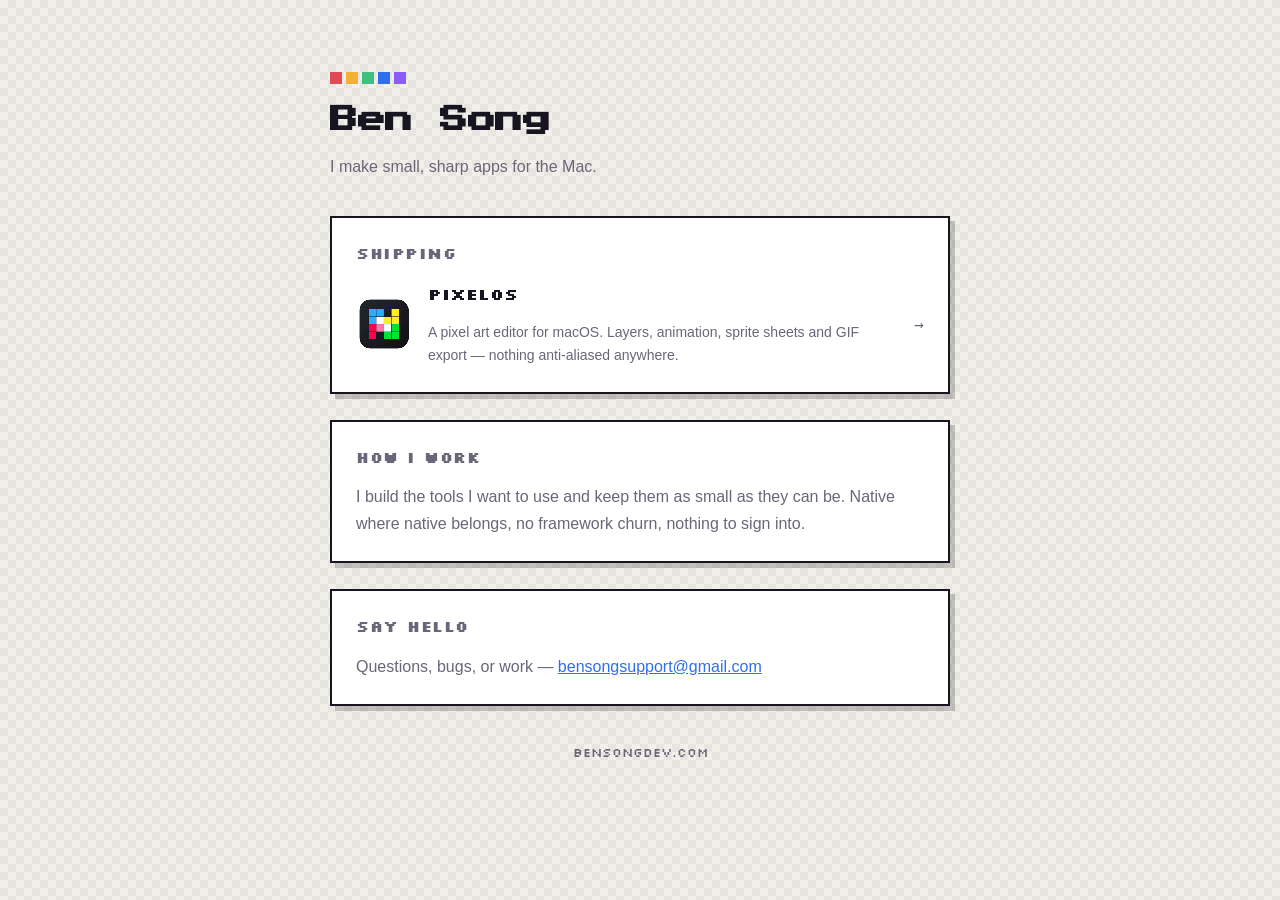
<file: index.html>
<!doctype html>
<html lang="en">
<head>
<meta charset="utf-8">
<meta name="viewport" content="width=device-width, initial-scale=1">
<title>Ben Song — Mac apps, made small and sharp</title>
<meta name="description" content="I make small, sharp apps for the Mac. Pixelos is a fast, focused pixel art editor with layers, animation, sprite sheets and GIF export.">
<link rel="canonical" href="https://www.bensongdev.com/">
<meta property="og:type" content="website">
<meta property="og:site_name" content="Ben Song">
<meta property="og:title" content="Ben Song — Mac apps, made small and sharp">
<meta property="og:description" content="I make small, sharp apps for the Mac.">
<meta property="og:url" content="https://www.bensongdev.com/">
<meta property="og:image" content="https://www.bensongdev.com/og.png">
<meta property="og:image:width" content="1200">
<meta property="og:image:height" content="630">
<meta name="twitter:card" content="summary_large_image">
<link rel="icon" href="/favicon.svg" type="image/svg+xml">
<link rel="alternate icon" href="/favicon-32.png" sizes="32x32">
<link rel="apple-touch-icon" href="/apple-touch-icon.png">
<meta name="theme-color" content="#14131c">
<link rel="stylesheet" href="style.css?v=b4e621b2">
</head>
<body>
<main>
  <header>
    <div class="pixels"><i></i><i></i><i></i><i></i><i></i></div>
    <h1>Ben Song</h1>
    <p class="muted">I make small, sharp apps for the Mac.</p>
  </header>

  <div class="card">
    <h2>Shipping</h2>
    <a class="project" href="/pixelos/">
      <img src="pixelos/icon.png" alt="">
      <span class="stack">
        <h3>Pixelos</h3>
        <p class="muted small">A pixel art editor for macOS. Layers, animation,
          sprite sheets and GIF export — nothing anti-aliased anywhere.</p>
      </span>
      <span class="go">→</span>
    </a>
  </div>

  <div class="card">
    <h2>How I work</h2>
    <p class="muted">I build the tools I want to use and keep them as small as
      they can be. Native where native belongs, no framework churn, nothing to
      sign into.</p>
  </div>

  <div class="card">
    <h2>Say hello</h2>
    <p class="muted">Questions, bugs, or work —
      <a href="mailto:bensongsupport@gmail.com">bensongsupport@gmail.com</a></p>
  </div>

  <footer>bensongdev.com</footer>
</main>
</body>
</html>
</file>
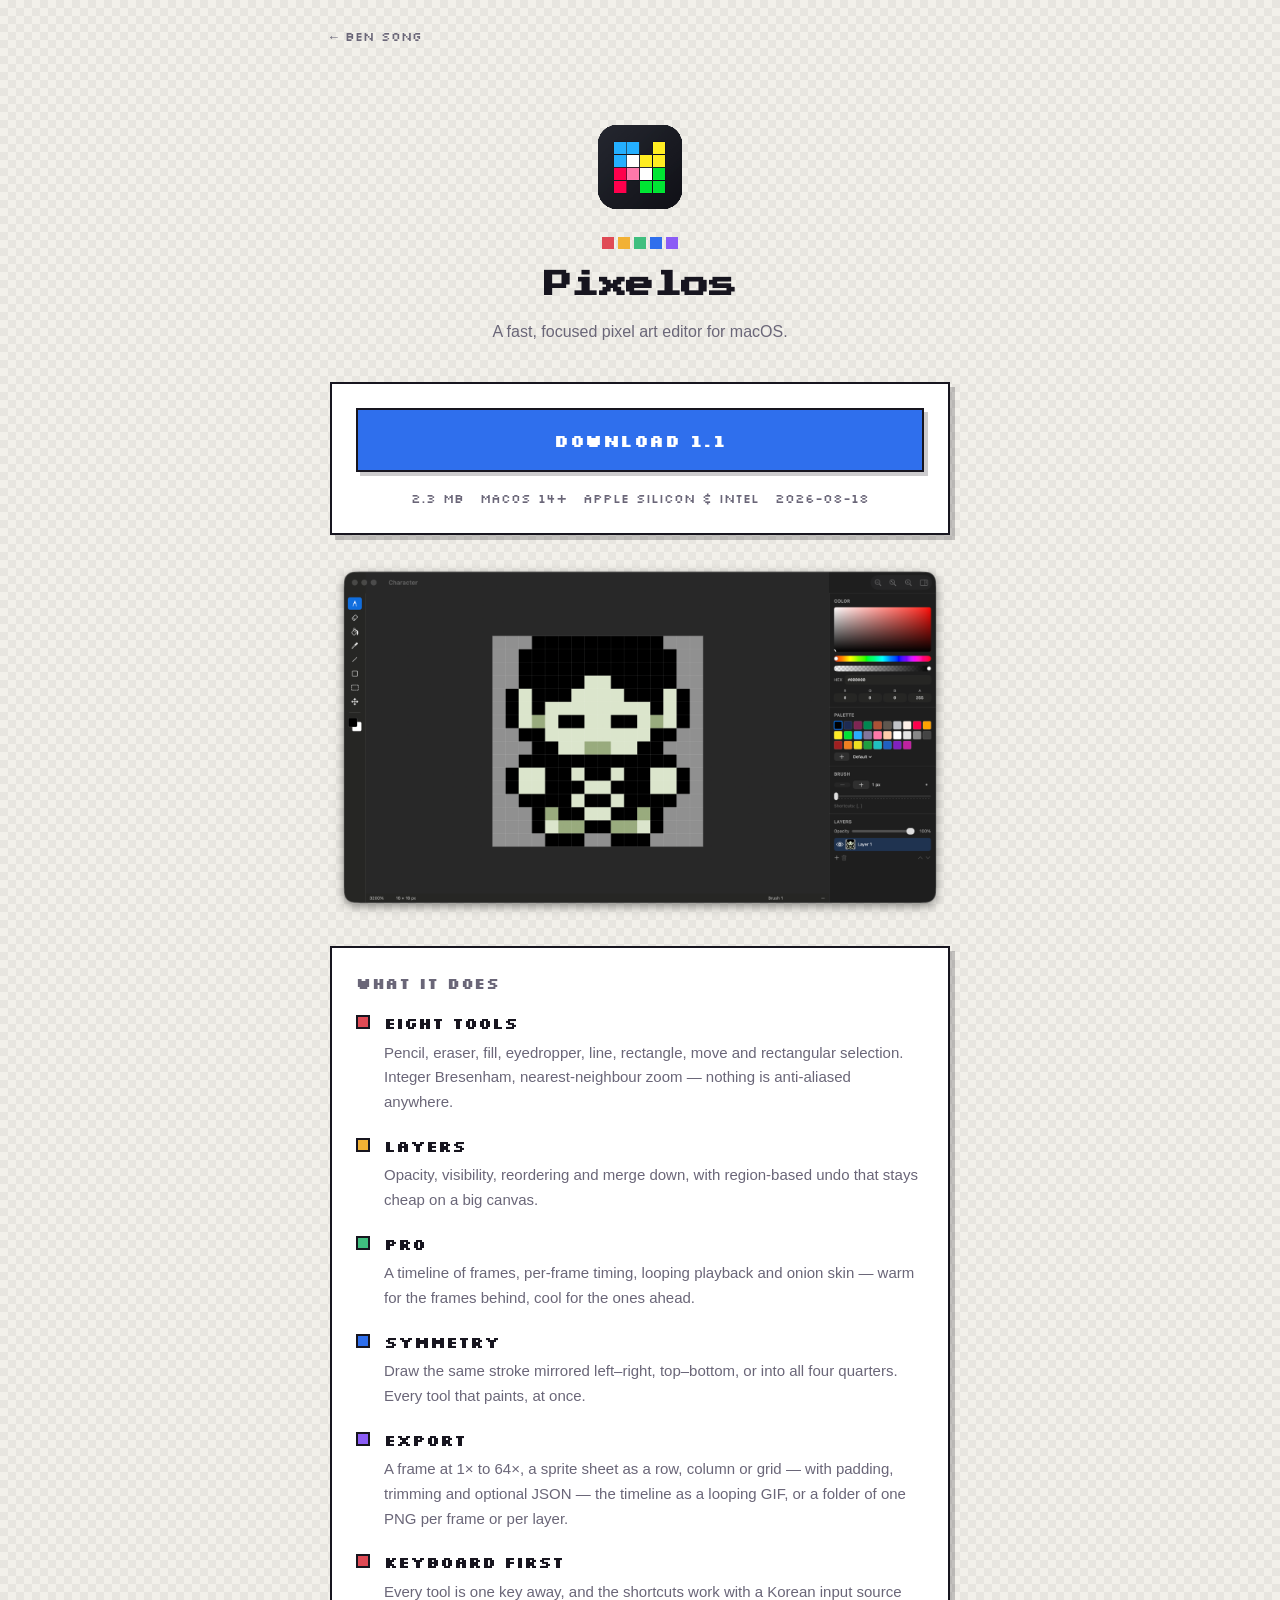
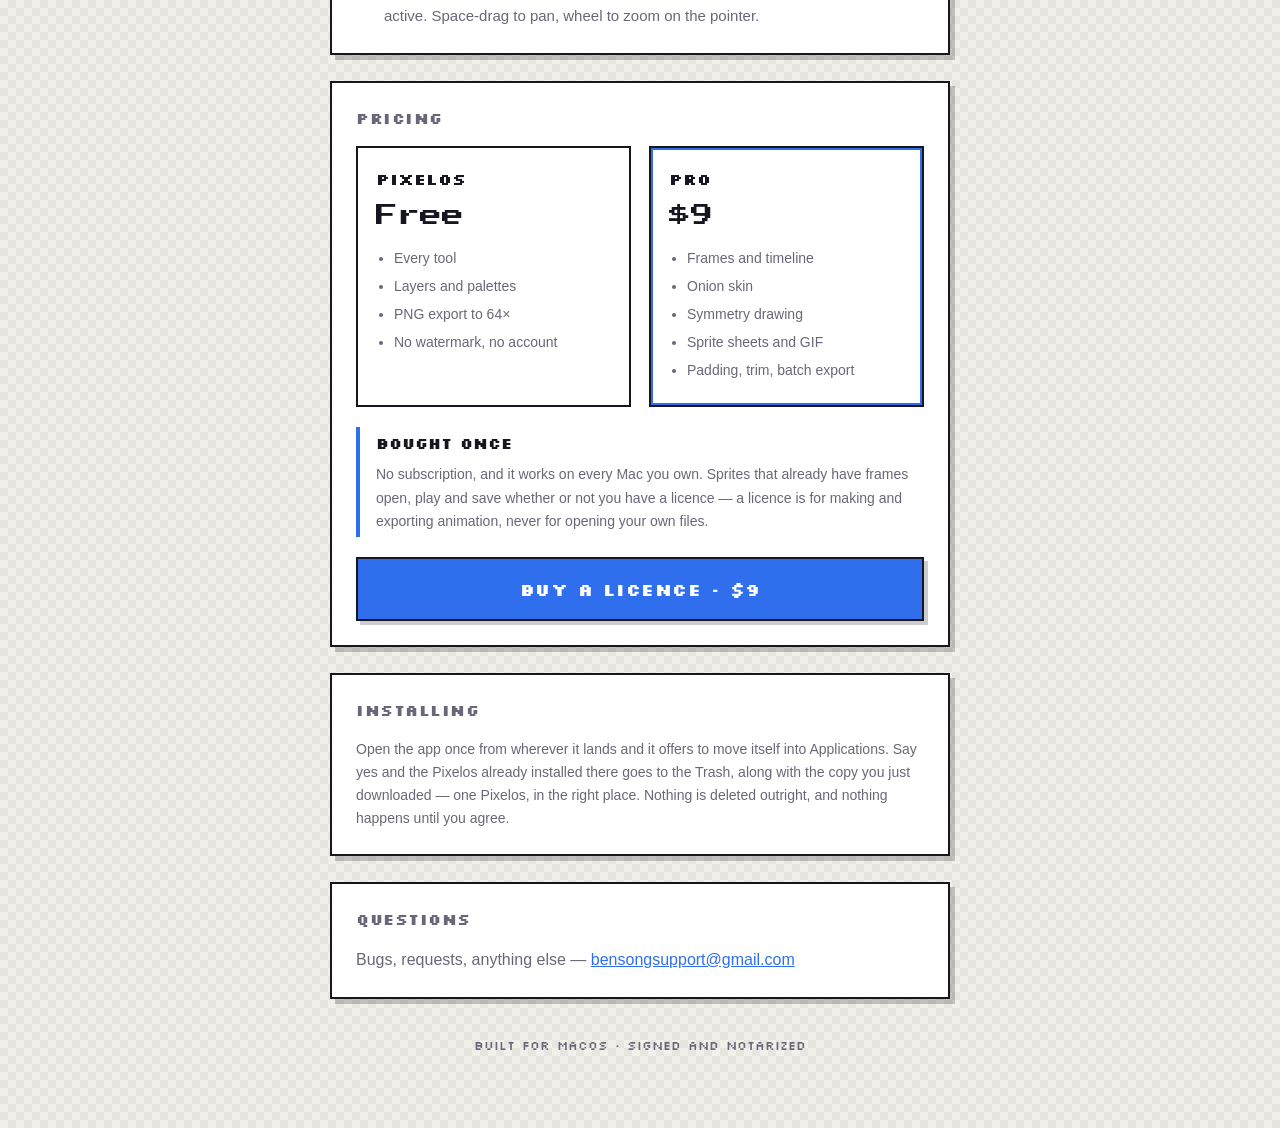
<file: pixelos/index.html>
<!doctype html>
<html lang="en">
<head>
<meta charset="utf-8">
<meta name="viewport" content="width=device-width, initial-scale=1">
<title>Pixelos — Pixel art editor for macOS</title>
<meta name="description" content="Pixelos is a fast, focused pixel art and sprite editor for macOS. Layers, frame animation, onion skin, symmetry drawing, sprite sheet and GIF export. Free to draw with; animation is a one-off purchase.">
<link rel="canonical" href="https://www.bensongdev.com/pixelos/">
<meta property="og:type" content="website">
<meta property="og:site_name" content="Ben Song">
<meta property="og:title" content="Pixelos — Pixel art editor for macOS">
<meta property="og:description" content="Layers, frame animation, onion skin, symmetry drawing, sprite sheets and GIF export. Nothing anti-aliased anywhere.">
<meta property="og:url" content="https://www.bensongdev.com/pixelos/">
<meta property="og:image" content="https://www.bensongdev.com/pixelos/og.png">
<meta property="og:image:width" content="1200">
<meta property="og:image:height" content="630">
<meta name="twitter:card" content="summary_large_image">
<link rel="icon" href="favicon.svg" type="image/svg+xml">
<link rel="alternate icon" href="favicon-32.png" sizes="32x32">
<link rel="apple-touch-icon" href="apple-touch-icon.png">
<meta name="theme-color" content="#14131c">
<link rel="stylesheet" href="../style.css?v=b4e621b2">
<script type="application/ld+json">
{
  "@context": "https://schema.org",
  "@type": "SoftwareApplication",
  "name": "Pixelos",
  "applicationCategory": "DesignApplication",
  "applicationSubCategory": "Pixel art editor",
  "operatingSystem": "macOS 14 or later",
  "url": "https://www.bensongdev.com/pixelos/",
  "downloadUrl": "https://www.bensongdev.com/pixelos/Pixelos-1.1.dmg",
  "softwareVersion": "1.1",
  "datePublished": "2026-08-18",
  "screenshot": "https://www.bensongdev.com/pixelos/screenshot.png",
  "author": { "@type": "Person", "name": "Ben Song", "url": "https://www.bensongdev.com/" },
  "offers": [
    {
      "@type": "Offer",
      "name": "Pixelos",
      "price": "0",
      "priceCurrency": "USD",
      "description": "Drawing, layers, palettes and PNG export."
    },
    {
      "@type": "Offer",
      "name": "Pixelos Pro",
      "price": "9",
      "priceCurrency": "USD",
      "url": "https://bensongdev.gumroad.com/l/pixelos",
      "description": "Animation, symmetry drawing and the export pipeline."
    }
  ]
}
</script>
</head>
<body>
<main>
  <p class="up"><a href="../">← Ben Song</a></p>

  <header class="center">
    <img class="appicon" src="icon.png" alt="Pixelos icon">
    <div class="pixels"><i></i><i></i><i></i><i></i><i></i></div>
    <h1>Pixelos</h1>
    <p class="muted">A fast, focused pixel art editor for macOS.</p>
  </header>

  <div class="card">
    <a class="btn primary" href="Pixelos-1.1.dmg" download>Download 1.1</a>
    <div class="meta">
      <span>2.3 MB</span>
      <span>macOS 14+</span>
      <span>Apple silicon &amp; Intel</span>
      <span>2026-08-18</span>
    </div>
    
  </div>

  <div class="card shot">
      <img src="screenshot.png" alt="Pixelos with a 16×16 character open at 3200%, showing the tool strip, canvas and inspector">
    </div>

  <div class="card">
    <h2>What it does</h2>
    <div class="features">
      <div class="feature"><span class="chip"></span><div>
        <h3>Eight tools</h3>
        <p>Pencil, eraser, fill, eyedropper, line, rectangle, move and
          rectangular selection. Integer Bresenham, nearest-neighbour zoom —
          nothing is anti-aliased anywhere.</p>
      </div></div>
      <div class="feature"><span class="chip"></span><div>
        <h3>Layers</h3>
        <p>Opacity, visibility, reordering and merge down, with region-based
          undo that stays cheap on a big canvas.</p>
      </div></div>
      <div class="feature"><span class="chip"></span><div>
        <h3>Pro</h3>
        <p>A timeline of frames, per-frame timing, looping playback and onion
          skin — warm for the frames behind, cool for the ones ahead.</p>
      </div></div>
      <div class="feature"><span class="chip"></span><div>
        <h3>Symmetry</h3>
        <p>Draw the same stroke mirrored left–right, top–bottom, or into all
          four quarters. Every tool that paints, at once.</p>
      </div></div>
      <div class="feature"><span class="chip"></span><div>
        <h3>Export</h3>
        <p>A frame at 1× to 64×, a sprite sheet as a row, column or grid — with
          padding, trimming and optional JSON — the timeline as a looping GIF,
          or a folder of one PNG per frame or per layer.</p>
      </div></div>
      <div class="feature"><span class="chip"></span><div>
        <h3>Keyboard first</h3>
        <p>Every tool is one key away, and the shortcuts work with a Korean
          input source active. Space-drag to pan, wheel to zoom on the pointer.</p>
      </div></div>
    </div>
  </div>

  <div class="card">
    <h2>Pricing</h2>
    <div class="tiers">
      <div class="tier">
        <h3>Pixelos</h3>
        <p class="price">Free</p>
        <ul>
          <li>Every tool</li>
          <li>Layers and palettes</li>
          <li>PNG export to 64×</li>
          <li>No watermark, no account</li>
        </ul>
      </div>
      <div class="tier paid">
        <h3>Pro</h3>
        <p class="price">$9</p>
        <ul>
          <li>Frames and timeline</li>
          <li>Onion skin</li>
          <li>Symmetry drawing</li>
          <li>Sprite sheets and GIF</li>
          <li>Padding, trim, batch export</li>
        </ul>
      </div>
    </div>
    <div class="note">
      <strong>Bought once</strong>
      <p>No subscription, and it works on every Mac you own. Sprites that
        already have frames open, play and save whether or not you have a
        licence — a licence is for making and exporting animation, never for
        opening your own files.</p>
    </div>
    <a class="btn primary" href="https://bensongdev.gumroad.com/l/pixelos" style="margin-top:20px">Buy a licence · $9</a>
  </div>

  <div class="card">
    <h2>Installing</h2>
    <p class="muted small">Open the app once from wherever it lands and it
      offers to move itself into Applications. Say yes and the Pixelos already
      installed there goes to the Trash, along with the copy you just
      downloaded — one Pixelos, in the right place. Nothing is deleted
      outright, and nothing happens until you agree.</p>
  </div>

  <div class="card">
    <h2>Questions</h2>
    <p class="muted">Bugs, requests, anything else —
      <a href="mailto:bensongsupport@gmail.com?subject=Pixelos%201.1">bensongsupport@gmail.com</a></p>
  </div>

  <footer>Built for macOS · Signed and notarized</footer>
</main>
</body>
</html>
</file>
<file: style.css>
/* Pixelos, and the site it lives on.
   Hard edges, 2px borders and offset shadows — the vocabulary of a sprite
   drawn on a grid. Nothing here is rounded, and nothing is anti-aliased that
   should not be. */

/* Press Start 2P for display, Silkscreen for labels. Both OFL, both loaded
   with a system fallback that keeps the layout standing if the request fails. */
@import url('https://fonts.googleapis.com/css2?family=Press+Start+2P&family=Silkscreen:wght@400;700&display=swap');

:root {
  color-scheme: light dark;
  --bg: #f2f0ea;
  --panel: #ffffff;
  --ink: #17151f;
  --muted: #6a6678;
  --line: #17151f;
  --shadow: rgba(23, 21, 31, .22);
  --accent: #2f6fed;
  --accent-ink: #ffffff;
  --red: #e04a55;
  --yellow: #f2b134;
  --green: #3fbf7f;
  --purple: #8b5cf6;
  --checker: rgba(23, 21, 31, .05);

  --display: "Press Start 2P", ui-monospace, SFMono-Regular, Menlo, monospace;
  --label: "Silkscreen", ui-monospace, SFMono-Regular, Menlo, monospace;
  --body: -apple-system, BlinkMacSystemFont, "SF Pro Text", "Helvetica Neue", sans-serif;
}

@media (prefers-color-scheme: dark) {
  :root {
    --bg: #14131c;
    --panel: #1d1b27;
    --ink: #f2f1f6;
    --muted: #9d99ad;
    /* The border and its offset shadow are the whole look, so they have to
       carry in the dark too — a near-background line and an invisible shadow
       left the cards floating. */
    --line: #4f4b62;
    --shadow: rgba(0, 0, 0, .65);
    --accent: #5b9bff;
    --accent-ink: #0d0c14;
    --checker: rgba(255, 255, 255, .03);
  }
}

* { box-sizing: border-box; }

body {
  margin: 0;
  padding: 0 20px 72px;
  background: var(--bg);
  color: var(--ink);
  font: 16px/1.65 var(--body);
  /* A faint checkerboard, the same one the canvas uses behind transparency. */
  background-image:
    repeating-conic-gradient(var(--checker) 0% 25%, transparent 0% 50%);
  background-size: 16px 16px;
}

main { width: 100%; max-width: 620px; margin: 0 auto; }

img { image-rendering: pixelated; }

/* ── Type ─────────────────────────────────────────────────────────────── */

h1 {
  font-family: var(--display);
  font-size: 28px;
  line-height: 1.35;
  letter-spacing: -.5px;
  margin: 0 0 14px;
}

h2 {
  font-family: var(--label);
  font-size: 15px;
  font-weight: 700;
  letter-spacing: .5px;
  text-transform: uppercase;
  color: var(--muted);
  margin: 0 0 14px;
}

h3 {
  font-family: var(--label);
  font-size: 16px;
  font-weight: 700;
  margin: 0 0 4px;
}

p { margin: 0; }
.muted { color: var(--muted); }
.small { font-size: 14px; }

.eyebrow {
  font-family: var(--label);
  font-size: 13px;
  letter-spacing: 1px;
  text-transform: uppercase;
  color: var(--accent);
  margin: 0 0 10px;
}

a { color: var(--accent); }
a.plain { color: inherit; text-decoration: none; }

/* ── Blocks ───────────────────────────────────────────────────────────── */

.card {
  background: var(--panel);
  border: 2px solid var(--line);
  box-shadow: 5px 5px 0 var(--shadow);
  padding: 24px;
  margin-bottom: 26px;
}

.stack > * + * { margin-top: 14px; }

/* A row of coloured pixels — the site's only ornament, and the app's logo
   taken apart. */
.pixels {
  display: flex;
  gap: 4px;
  margin-bottom: 18px;
}
.pixels i { width: 12px; height: 12px; display: block; }
.pixels i:nth-child(1) { background: var(--red); }
.pixels i:nth-child(2) { background: var(--yellow); }
.pixels i:nth-child(3) { background: var(--green); }
.pixels i:nth-child(4) { background: var(--accent); }
.pixels i:nth-child(5) { background: var(--purple); }

/* ── Header ───────────────────────────────────────────────────────────── */

header { padding: 72px 0 36px; }
header.center { text-align: center; }
header.center .pixels { justify-content: center; }
.appicon { width: 96px; height: 96px; display: block; margin: 0 auto 22px; }

/* ── Buttons ──────────────────────────────────────────────────────────── */

.btn {
  display: block;
  width: 100%;
  text-align: center;
  font-family: var(--label);
  font-size: 17px;
  font-weight: 700;
  letter-spacing: .5px;
  text-decoration: none;
  padding: 16px 20px;
  border: 2px solid var(--line);
  background: var(--panel);
  color: var(--ink);
  box-shadow: 4px 4px 0 var(--shadow);
}
.btn:active { transform: translate(2px, 2px); box-shadow: 2px 2px 0 var(--shadow); }
.btn.primary { background: var(--accent); color: var(--accent-ink); border-color: var(--line); }
.btn + .btn { margin-top: 12px; }

.meta {
  display: flex;
  justify-content: center;
  flex-wrap: wrap;
  gap: 6px 16px;
  margin-top: 16px;
  font-family: var(--label);
  font-size: 13px;
  color: var(--muted);
}

/* ── Feature list ─────────────────────────────────────────────────────── */

.features { display: grid; gap: 18px; }
.feature { display: flex; gap: 14px; align-items: flex-start; }
.feature .chip {
  width: 14px; height: 14px; flex: none; margin-top: 5px;
  border: 2px solid var(--line);
}
.feature:nth-child(5n+1) .chip { background: var(--red); }
.feature:nth-child(5n+2) .chip { background: var(--yellow); }
.feature:nth-child(5n+3) .chip { background: var(--green); }
.feature:nth-child(5n+4) .chip { background: var(--accent); }
.feature:nth-child(5n+5) .chip { background: var(--purple); }
.feature p { color: var(--muted); font-size: 15px; }

/* ── Pricing ──────────────────────────────────────────────────────────── */

.tiers { display: grid; grid-template-columns: 1fr 1fr; gap: 18px; }
@media (max-width: 560px) { .tiers { grid-template-columns: 1fr; } }
.tier { border: 2px solid var(--line); padding: 18px; background: var(--panel); }
.tier.paid { box-shadow: inset 0 0 0 2px var(--accent); }
.price { font-family: var(--display); font-size: 22px; margin: 6px 0 12px; }
.tier ul { margin: 0; padding-left: 18px; color: var(--muted); font-size: 14px; }
.tier li { margin-bottom: 5px; }

/* ── Screenshot ───────────────────────────────────────────────────────── */

.shot { padding: 0; border: none; box-shadow: none; background: none; }
.shot img { display: block; width: 100%; height: auto; image-rendering: auto; }

/* ── Notes, project rows, footer ──────────────────────────────────────── */

.note { border-left: 4px solid var(--accent); padding: 4px 0 4px 16px; margin-top: 20px; }
.note strong { font-family: var(--label); font-size: 15px; }
.note p { color: var(--muted); font-size: 14px; margin-top: 6px; }

.project { display: flex; gap: 16px; align-items: center; text-decoration: none; color: inherit; }
.project img { width: 56px; height: 56px; flex: none; }
.project .go { margin-left: auto; font-family: var(--label); color: var(--muted); }
.project:hover .go { color: var(--accent); }

.up { font-family: var(--label); font-size: 13px; padding-top: 26px; }
.up a { color: var(--muted); text-decoration: none; }
.up a:hover { color: var(--accent); }

footer {
  text-align: center;
  font-family: var(--label);
  font-size: 13px;
  color: var(--muted);
  padding-top: 10px;
}
</file>
